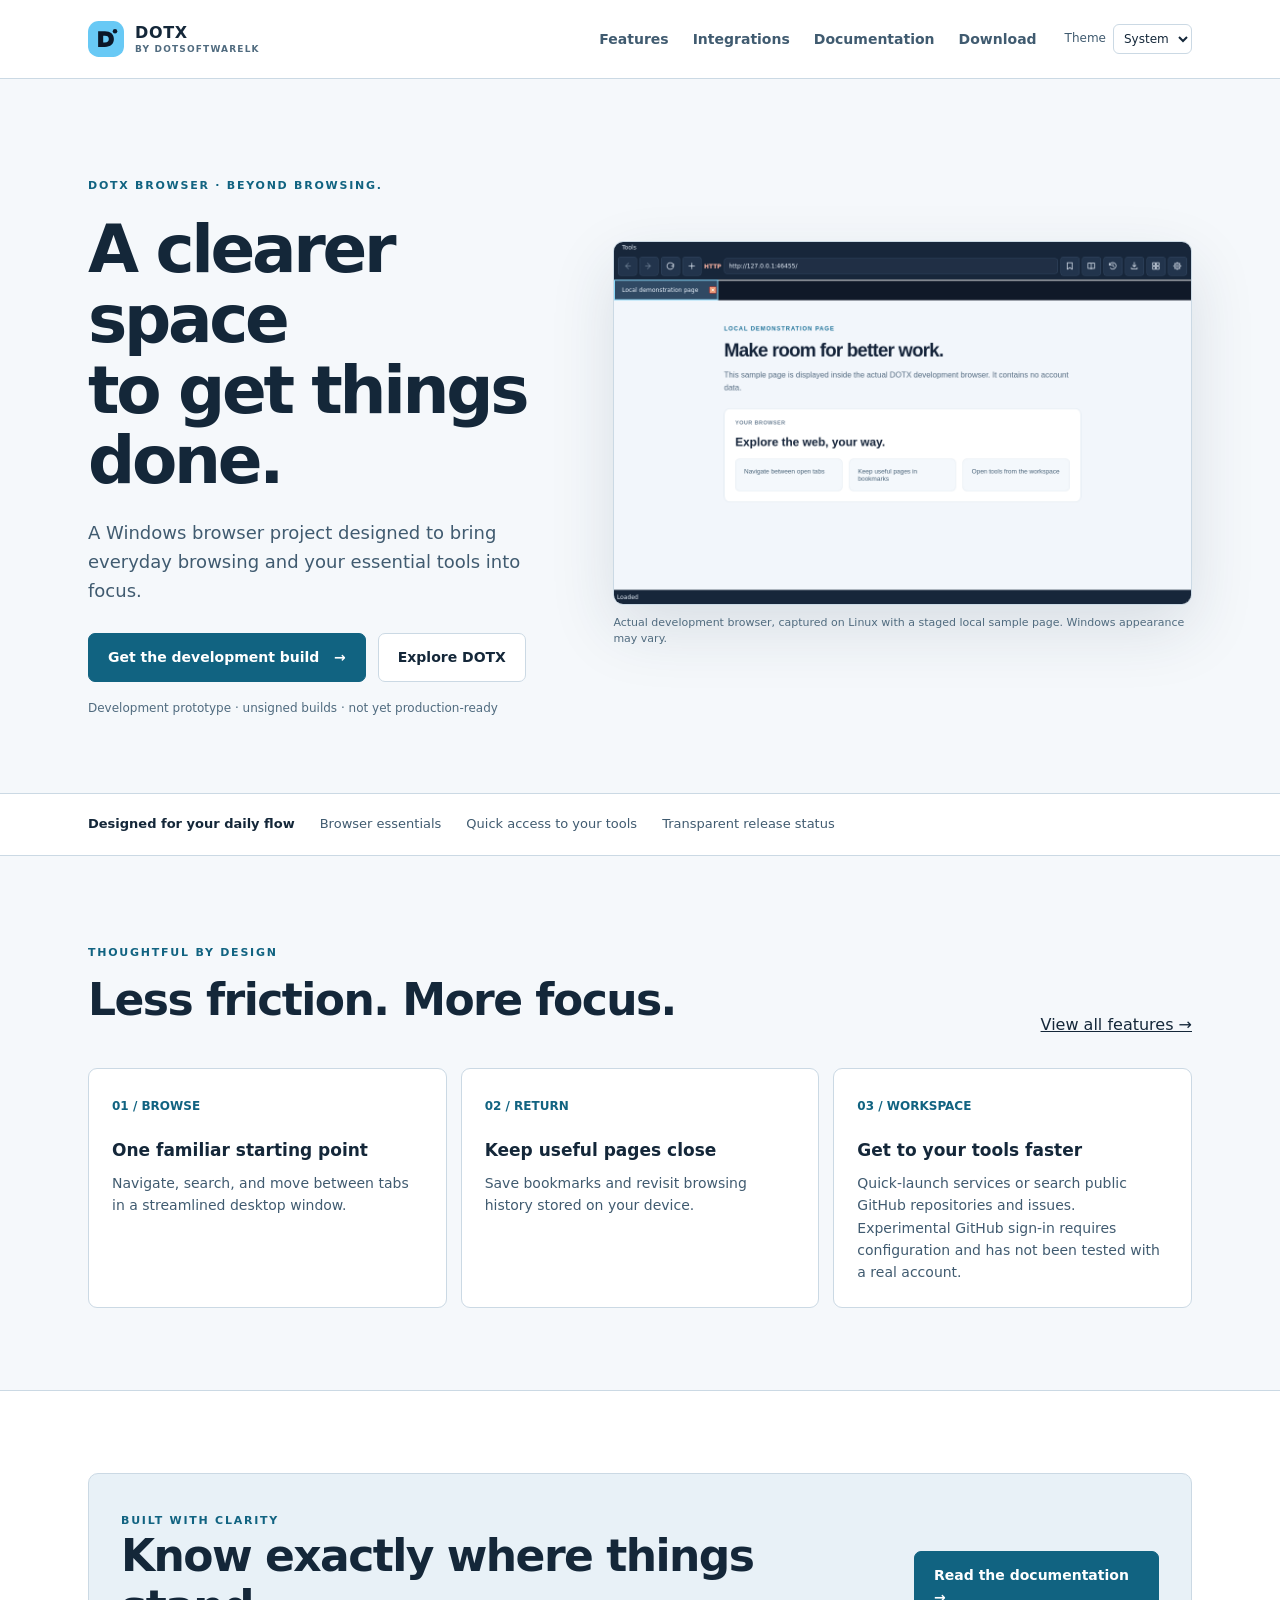
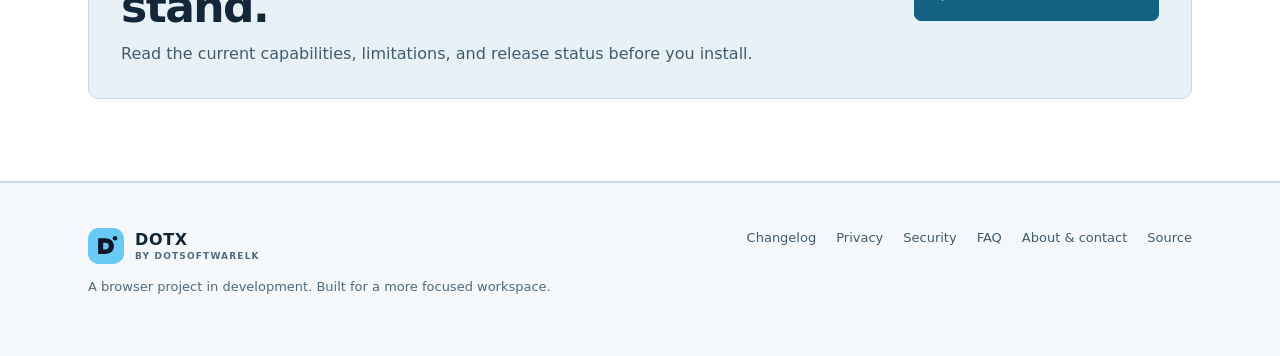
<file: site/index.html>
<!doctype html><html lang="en"><head><meta charset="utf-8"><meta name="viewport" content="width=device-width,initial-scale=1"><meta name="description" content="DOTX Browser by dotsoftwarelk: a Windows browser project in development."><meta property="og:type" content="website"><meta property="og:title" content="Home | DOTX Browser"><meta property="og:description" content="DOTX Browser by dotsoftwarelk: a Windows browser project in development."><meta name="theme-color" content="#09111e"><title>Home | DOTX Browser</title><link rel="icon" href="assets/mark.svg" type="image/svg+xml"><link rel="stylesheet" href="assets/style.css"><script defer src="assets/theme.js"></script></head><body><a class="skip" href="#main">Skip to content</a><header class="site-header"><div class="wrap topbar"><a href="index.html" class="brand"><img src="assets/mark.svg" alt=""><span>DOTX<small>BY DOTSOFTWARELK</small></span></a><nav class="nav" aria-label="Main navigation"><a href="features.html">Features</a><a href="integrations.html">Integrations</a><a href="docs.html">Documentation</a><a href="download.html">Download</a></nav><div class="theme-picker" hidden><label for="theme-picker">Theme</label><select id="theme-picker" aria-label="Color theme"><option value="system">System</option><option value="light">Light</option><option value="dark">Dark</option></select></div><details class="mobile-nav"><summary>Menu</summary><div><a href="features.html">Features</a><a href="integrations.html">Integrations</a><a href="docs.html">Documentation</a><a href="download.html">Download</a><a href="changelog.html">Changelog</a><a href="privacy.html">Privacy</a><a href="security.html">Security</a><a href="faq.html">FAQ</a><a href="about.html">About &amp; contact</a><a href="https://github.com/dotsoftwarelk/dotx-browser">Source</a></div></details></div></header><main id="main"><div class="wrap"><section class="hero"><div><span class="eyebrow">DOTX Browser · BEYOND BROWSING.</span><h1>A clearer space<br>to get things done.</h1><p>A Windows browser project designed to bring everyday browsing and your essential tools into focus.</p><div class="actions"><a class="button primary" href="download.html">Get the development build &nbsp; →</a><a class="button" href="features.html">Explore DOTX</a></div><div class="fine">Development prototype · unsigned builds · not yet production-ready</div></div><figure class="product-visual"><img src="assets/browser-screenshot.png" width="1180" height="740" alt="Actual DOTX development browser window displaying a local sample page"><figcaption>Actual development browser, captured on Linux with a staged local sample page. Windows appearance may vary.</figcaption></figure></section></div><div class="band"><div class="wrap"><strong>Designed for your daily flow</strong><span>Browser essentials</span><span>Quick access to your tools</span><span>Transparent release status</span></div></div><section class="section"><div class="wrap"><div class="section-head"><div><span class="eyebrow">Thoughtful by design</span><h2>Less friction. More focus.</h2></div><a href="features.html">View all features →</a></div><div class="grid"><article class="card"><span class="num">01 / BROWSE</span><h3>One familiar starting point</h3><p>Navigate, search, and move between tabs in a streamlined desktop window.</p></article><article class="card"><span class="num">02 / RETURN</span><h3>Keep useful pages close</h3><p>Save bookmarks and revisit browsing history stored on your device.</p></article><article class="card"><span class="num">03 / WORKSPACE</span><h3>Get to your tools faster</h3><p>Quick-launch services or search public GitHub repositories and issues. Experimental GitHub sign-in requires configuration and has not been tested with a real account.</p></article></div></div></section><section class="section alt"><div class="wrap"><div class="callout"><div><span class="eyebrow">Built with clarity</span><h2>Know exactly where things stand.</h2><p>Read the current capabilities, limitations, and release status before you install.</p></div><a class="button primary" href="docs.html">Read the documentation →</a></div></div></section></main><footer class="footer"><div class="wrap footer-inner"><div><a href="index.html" class="brand"><img src="assets/mark.svg" alt=""><span>DOTX<small>BY DOTSOFTWARELK</small></span></a><p>A browser project in development. Built for a more focused workspace.</p></div><nav class="footer-links" aria-label="Footer navigation"><a href="changelog.html">Changelog</a><a href="privacy.html">Privacy</a><a href="security.html">Security</a><a href="faq.html">FAQ</a><a href="about.html">About &amp; contact</a><a href="https://github.com/dotsoftwarelk/dotx-browser">Source</a></nav></div></footer></body></html>
</file>
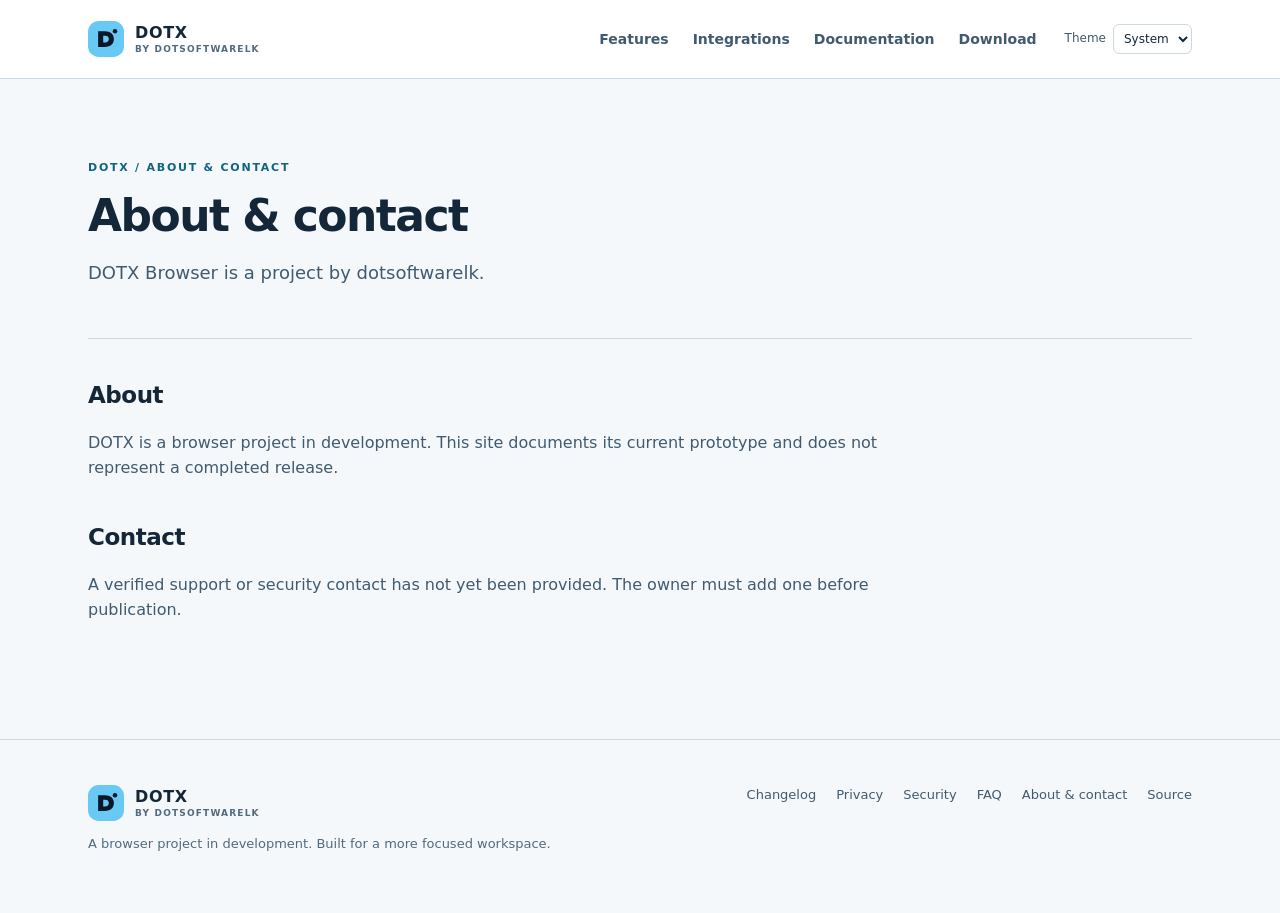
<file: site/about.html>
<!doctype html><html lang="en"><head><meta charset="utf-8"><meta name="viewport" content="width=device-width,initial-scale=1"><meta name="description" content="DOTX Browser is a project by dotsoftwarelk."><meta property="og:type" content="website"><meta property="og:title" content="About &amp; contact | DOTX Browser"><meta property="og:description" content="DOTX Browser is a project by dotsoftwarelk."><meta name="theme-color" content="#09111e"><title>About &amp; contact | DOTX Browser</title><link rel="icon" href="assets/mark.svg" type="image/svg+xml"><link rel="stylesheet" href="assets/style.css"><script defer src="assets/theme.js"></script></head><body><a class="skip" href="#main">Skip to content</a><header class="site-header"><div class="wrap topbar"><a href="index.html" class="brand"><img src="assets/mark.svg" alt=""><span>DOTX<small>BY DOTSOFTWARELK</small></span></a><nav class="nav" aria-label="Main navigation"><a href="features.html">Features</a><a href="integrations.html">Integrations</a><a href="docs.html">Documentation</a><a href="download.html">Download</a></nav><div class="theme-picker" hidden><label for="theme-picker">Theme</label><select id="theme-picker" aria-label="Color theme"><option value="system">System</option><option value="light">Light</option><option value="dark">Dark</option></select></div><details class="mobile-nav"><summary>Menu</summary><div><a href="features.html">Features</a><a href="integrations.html">Integrations</a><a href="docs.html">Documentation</a><a href="download.html">Download</a><a href="changelog.html">Changelog</a><a href="privacy.html">Privacy</a><a href="security.html">Security</a><a href="faq.html">FAQ</a><a href="about.html">About &amp; contact</a><a href="https://github.com/dotsoftwarelk/dotx-browser">Source</a></div></details></div></header><main id="main"><div class="wrap page"><div class="page-header"><span class="eyebrow">DOTX / About &amp; contact</span><h1>About &amp; contact</h1><p class="lead">DOTX Browser is a project by dotsoftwarelk.</p></div><div class="content"><h2>About</h2><p>DOTX is a browser project in development. This site documents its current prototype and does not represent a completed release.</p><h2>Contact</h2><p>A verified support or security contact has not yet been provided. The owner must add one before publication.</p></div></div></main><footer class="footer"><div class="wrap footer-inner"><div><a href="index.html" class="brand"><img src="assets/mark.svg" alt=""><span>DOTX<small>BY DOTSOFTWARELK</small></span></a><p>A browser project in development. Built for a more focused workspace.</p></div><nav class="footer-links" aria-label="Footer navigation"><a href="changelog.html">Changelog</a><a href="privacy.html">Privacy</a><a href="security.html">Security</a><a href="faq.html">FAQ</a><a href="about.html">About &amp; contact</a><a href="https://github.com/dotsoftwarelk/dotx-browser">Source</a></nav></div></footer></body></html>
</file>
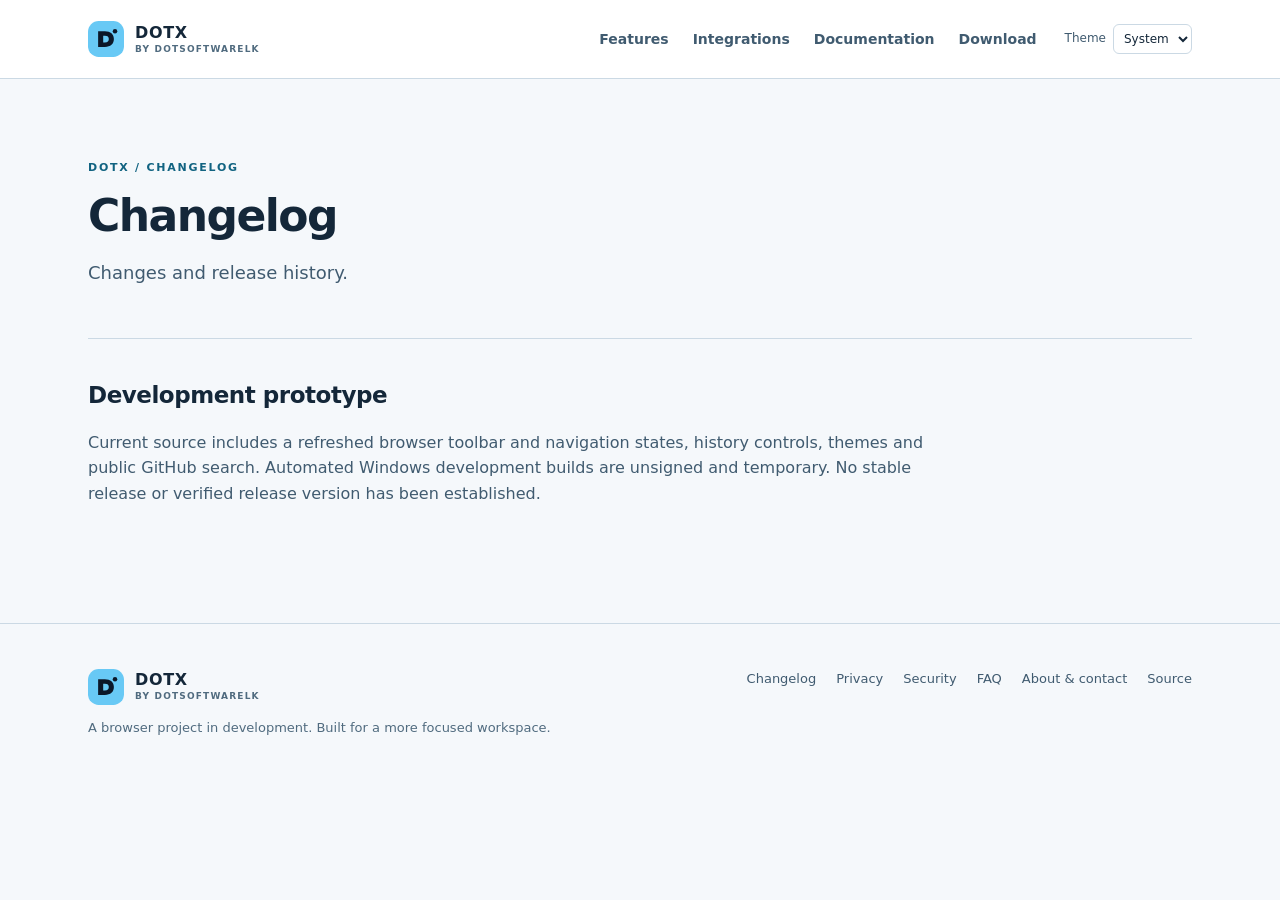
<file: site/changelog.html>
<!doctype html><html lang="en"><head><meta charset="utf-8"><meta name="viewport" content="width=device-width,initial-scale=1"><meta name="description" content="Changes and release history."><meta property="og:type" content="website"><meta property="og:title" content="Changelog | DOTX Browser"><meta property="og:description" content="Changes and release history."><meta name="theme-color" content="#09111e"><title>Changelog | DOTX Browser</title><link rel="icon" href="assets/mark.svg" type="image/svg+xml"><link rel="stylesheet" href="assets/style.css"><script defer src="assets/theme.js"></script></head><body><a class="skip" href="#main">Skip to content</a><header class="site-header"><div class="wrap topbar"><a href="index.html" class="brand"><img src="assets/mark.svg" alt=""><span>DOTX<small>BY DOTSOFTWARELK</small></span></a><nav class="nav" aria-label="Main navigation"><a href="features.html">Features</a><a href="integrations.html">Integrations</a><a href="docs.html">Documentation</a><a href="download.html">Download</a></nav><div class="theme-picker" hidden><label for="theme-picker">Theme</label><select id="theme-picker" aria-label="Color theme"><option value="system">System</option><option value="light">Light</option><option value="dark">Dark</option></select></div><details class="mobile-nav"><summary>Menu</summary><div><a href="features.html">Features</a><a href="integrations.html">Integrations</a><a href="docs.html">Documentation</a><a href="download.html">Download</a><a href="changelog.html">Changelog</a><a href="privacy.html">Privacy</a><a href="security.html">Security</a><a href="faq.html">FAQ</a><a href="about.html">About &amp; contact</a><a href="https://github.com/dotsoftwarelk/dotx-browser">Source</a></div></details></div></header><main id="main"><div class="wrap page"><div class="page-header"><span class="eyebrow">DOTX / Changelog</span><h1>Changelog</h1><p class="lead">Changes and release history.</p></div><div class="content"><h2>Development prototype</h2><p>Current source includes a refreshed browser toolbar and navigation states, history controls, themes and public GitHub search. Automated Windows development builds are unsigned and temporary. No stable release or verified release version has been established.</p></div></div></main><footer class="footer"><div class="wrap footer-inner"><div><a href="index.html" class="brand"><img src="assets/mark.svg" alt=""><span>DOTX<small>BY DOTSOFTWARELK</small></span></a><p>A browser project in development. Built for a more focused workspace.</p></div><nav class="footer-links" aria-label="Footer navigation"><a href="changelog.html">Changelog</a><a href="privacy.html">Privacy</a><a href="security.html">Security</a><a href="faq.html">FAQ</a><a href="about.html">About &amp; contact</a><a href="https://github.com/dotsoftwarelk/dotx-browser">Source</a></nav></div></footer></body></html>
</file>
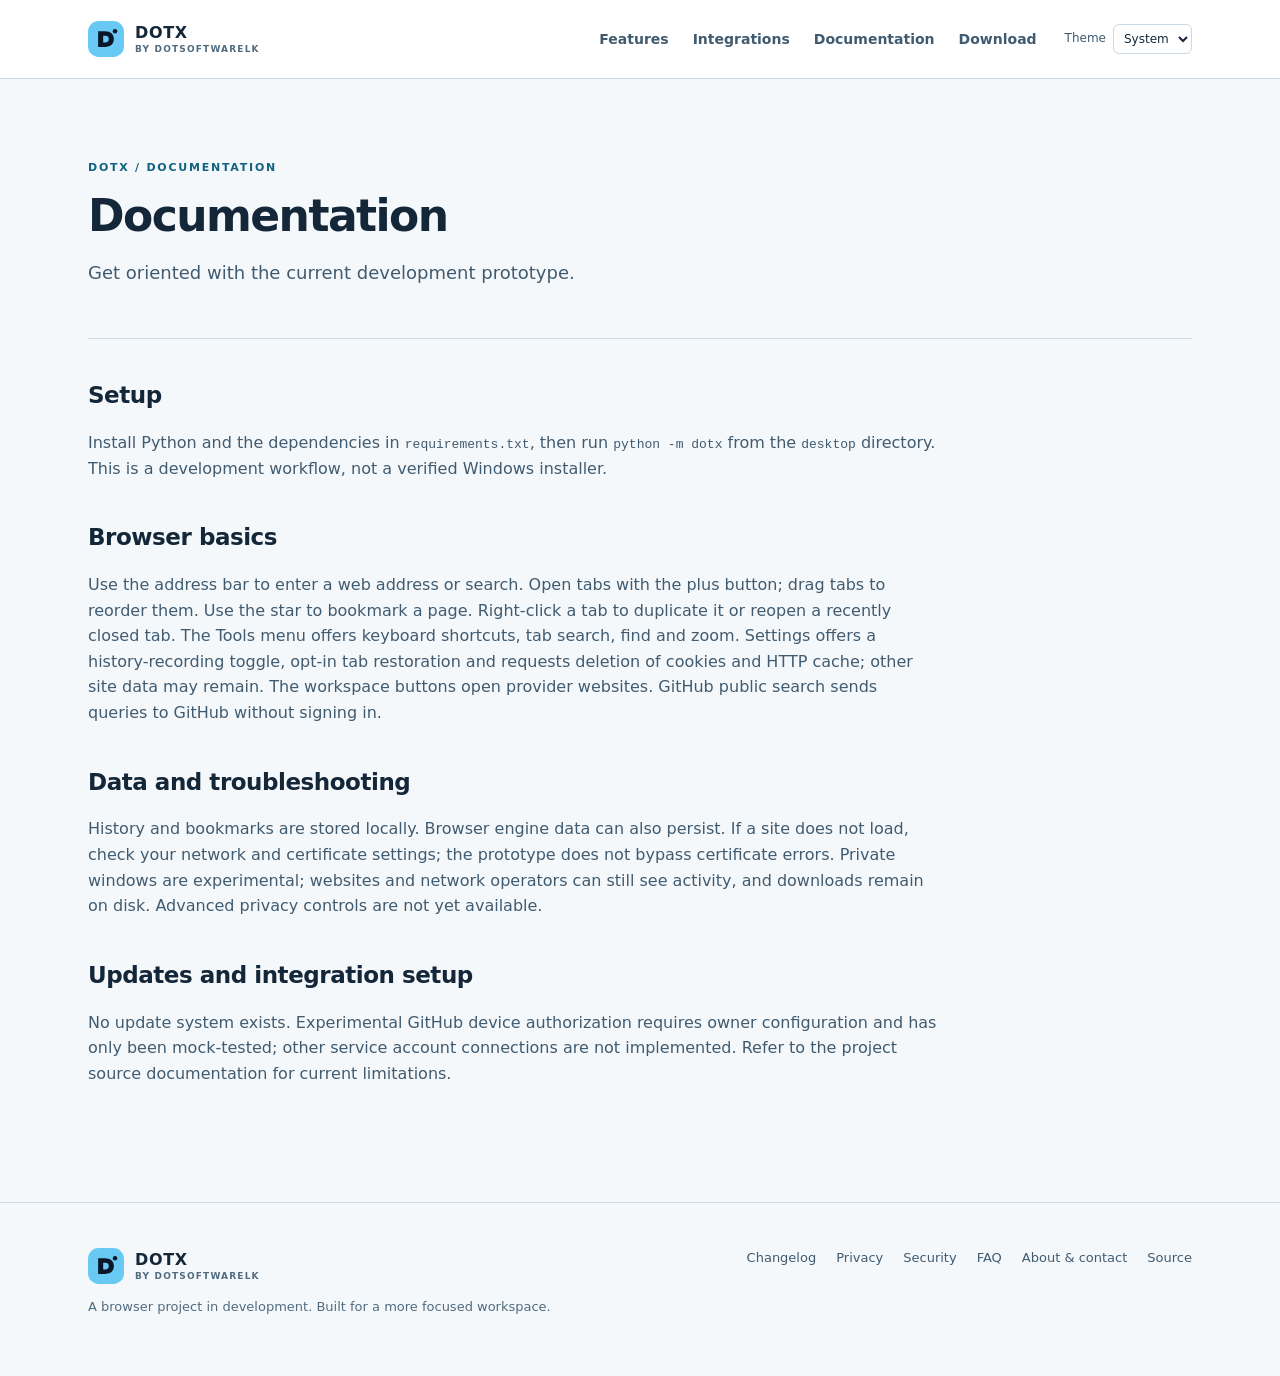
<file: site/docs.html>
<!doctype html><html lang="en"><head><meta charset="utf-8"><meta name="viewport" content="width=device-width,initial-scale=1"><meta name="description" content="Get oriented with the current development prototype."><meta property="og:type" content="website"><meta property="og:title" content="Documentation | DOTX Browser"><meta property="og:description" content="Get oriented with the current development prototype."><meta name="theme-color" content="#09111e"><title>Documentation | DOTX Browser</title><link rel="icon" href="assets/mark.svg" type="image/svg+xml"><link rel="stylesheet" href="assets/style.css"><script defer src="assets/theme.js"></script></head><body><a class="skip" href="#main">Skip to content</a><header class="site-header"><div class="wrap topbar"><a href="index.html" class="brand"><img src="assets/mark.svg" alt=""><span>DOTX<small>BY DOTSOFTWARELK</small></span></a><nav class="nav" aria-label="Main navigation"><a href="features.html">Features</a><a href="integrations.html">Integrations</a><a href="docs.html">Documentation</a><a href="download.html">Download</a></nav><div class="theme-picker" hidden><label for="theme-picker">Theme</label><select id="theme-picker" aria-label="Color theme"><option value="system">System</option><option value="light">Light</option><option value="dark">Dark</option></select></div><details class="mobile-nav"><summary>Menu</summary><div><a href="features.html">Features</a><a href="integrations.html">Integrations</a><a href="docs.html">Documentation</a><a href="download.html">Download</a><a href="changelog.html">Changelog</a><a href="privacy.html">Privacy</a><a href="security.html">Security</a><a href="faq.html">FAQ</a><a href="about.html">About &amp; contact</a><a href="https://github.com/dotsoftwarelk/dotx-browser">Source</a></div></details></div></header><main id="main"><div class="wrap page"><div class="page-header"><span class="eyebrow">DOTX / Documentation</span><h1>Documentation</h1><p class="lead">Get oriented with the current development prototype.</p></div><div class="content"><h2>Setup</h2><p>Install Python and the dependencies in <code>requirements.txt</code>, then run <code>python -m dotx</code> from the <code>desktop</code> directory. This is a development workflow, not a verified Windows installer.</p><h2>Browser basics</h2><p>Use the address bar to enter a web address or search. Open tabs with the plus button; drag tabs to reorder them. Use the star to bookmark a page. Right-click a tab to duplicate it or reopen a recently closed tab. The Tools menu offers keyboard shortcuts, tab search, find and zoom. Settings offers a history-recording toggle, opt-in tab restoration and requests deletion of cookies and HTTP cache; other site data may remain. The workspace buttons open provider websites. GitHub public search sends queries to GitHub without signing in.</p><h2>Data and troubleshooting</h2><p>History and bookmarks are stored locally. Browser engine data can also persist. If a site does not load, check your network and certificate settings; the prototype does not bypass certificate errors. Private windows are experimental; websites and network operators can still see activity, and downloads remain on disk. Advanced privacy controls are not yet available.</p><h2>Updates and integration setup</h2><p>No update system exists. Experimental GitHub device authorization requires owner configuration and has only been mock-tested; other service account connections are not implemented. Refer to the project source documentation for current limitations.</p></div></div></main><footer class="footer"><div class="wrap footer-inner"><div><a href="index.html" class="brand"><img src="assets/mark.svg" alt=""><span>DOTX<small>BY DOTSOFTWARELK</small></span></a><p>A browser project in development. Built for a more focused workspace.</p></div><nav class="footer-links" aria-label="Footer navigation"><a href="changelog.html">Changelog</a><a href="privacy.html">Privacy</a><a href="security.html">Security</a><a href="faq.html">FAQ</a><a href="about.html">About &amp; contact</a><a href="https://github.com/dotsoftwarelk/dotx-browser">Source</a></nav></div></footer></body></html>
</file>
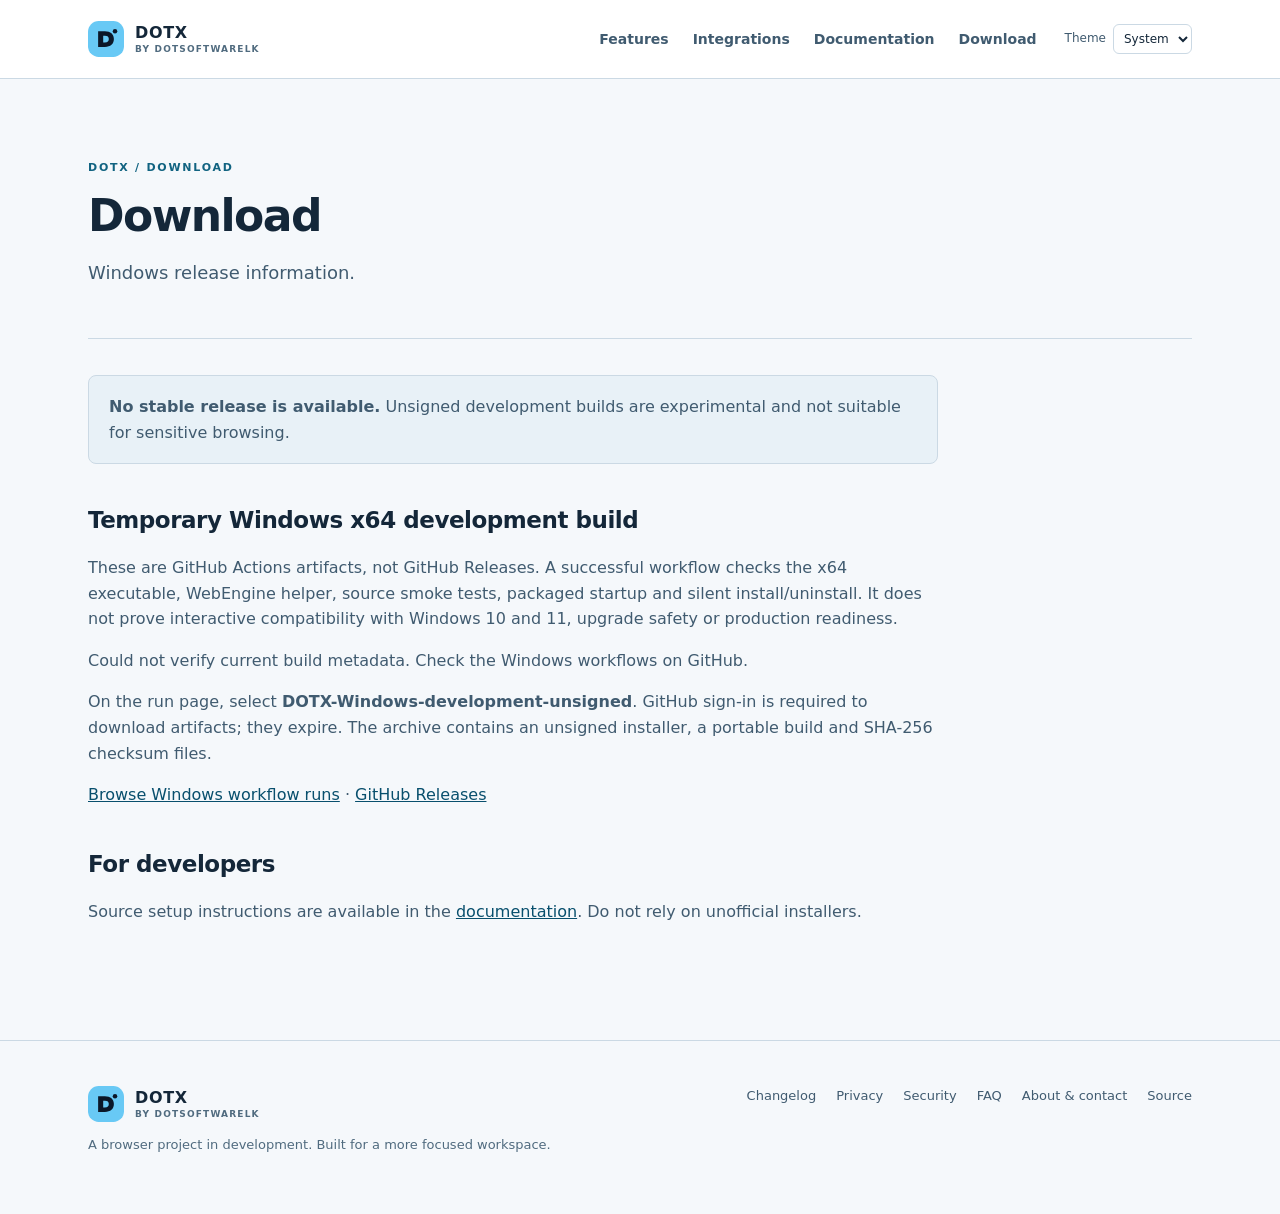
<file: site/download.html>
<!doctype html><html lang="en"><head><meta charset="utf-8"><meta name="viewport" content="width=device-width,initial-scale=1"><meta name="description" content="Windows release information."><meta property="og:type" content="website"><meta property="og:title" content="Download | DOTX Browser"><meta property="og:description" content="Windows release information."><meta name="theme-color" content="#09111e"><title>Download | DOTX Browser</title><link rel="icon" href="assets/mark.svg" type="image/svg+xml"><link rel="stylesheet" href="assets/style.css"><script defer src="assets/theme.js"></script></head><body><a class="skip" href="#main">Skip to content</a><header class="site-header"><div class="wrap topbar"><a href="index.html" class="brand"><img src="assets/mark.svg" alt=""><span>DOTX<small>BY DOTSOFTWARELK</small></span></a><nav class="nav" aria-label="Main navigation"><a href="features.html">Features</a><a href="integrations.html">Integrations</a><a href="docs.html">Documentation</a><a href="download.html">Download</a></nav><div class="theme-picker" hidden><label for="theme-picker">Theme</label><select id="theme-picker" aria-label="Color theme"><option value="system">System</option><option value="light">Light</option><option value="dark">Dark</option></select></div><details class="mobile-nav"><summary>Menu</summary><div><a href="features.html">Features</a><a href="integrations.html">Integrations</a><a href="docs.html">Documentation</a><a href="download.html">Download</a><a href="changelog.html">Changelog</a><a href="privacy.html">Privacy</a><a href="security.html">Security</a><a href="faq.html">FAQ</a><a href="about.html">About &amp; contact</a><a href="https://github.com/dotsoftwarelk/dotx-browser">Source</a></div></details></div></header><main id="main"><div class="wrap page"><div class="page-header"><span class="eyebrow">DOTX / Download</span><h1>Download</h1><p class="lead">Windows release information.</p></div><div class="content"><div class="notice"><p><strong>No stable release is available.</strong> Unsigned development builds are experimental and not suitable for sensitive browsing.</p></div><h2>Temporary Windows x64 development build</h2><p>These are GitHub Actions artifacts, not GitHub Releases. A successful workflow checks the x64 executable, WebEngine helper, source smoke tests, packaged startup and silent install/uninstall. It does not prove interactive compatibility with Windows 10 and 11, upgrade safety or production readiness.</p><p id="build-status" role="status">Build availability requires JavaScript or the GitHub workflow link below.</p><p><a id="build-link" class="button primary" href="https://github.com/dotsoftwarelk/dotx-browser/actions/workflows/windows-development.yml" hidden>Open verified Windows build →</a></p><noscript><p>Enable JavaScript to check current artifact availability, or inspect the Windows workflow on GitHub.</p></noscript><p>On the run page, select <strong>DOTX-Windows-development-unsigned</strong>. GitHub sign-in is required to download artifacts; they expire. The archive contains an unsigned installer, a portable build and SHA-256 checksum files.</p><p><a href="https://github.com/dotsoftwarelk/dotx-browser/actions/workflows/windows-development.yml">Browse Windows workflow runs</a> · <a href="https://github.com/dotsoftwarelk/dotx-browser/releases">GitHub Releases</a></p><h2>For developers</h2><p>Source setup instructions are available in the <a href="docs.html">documentation</a>. Do not rely on unofficial installers.</p><script defer src="assets/download.js"></script></div></div></main><footer class="footer"><div class="wrap footer-inner"><div><a href="index.html" class="brand"><img src="assets/mark.svg" alt=""><span>DOTX<small>BY DOTSOFTWARELK</small></span></a><p>A browser project in development. Built for a more focused workspace.</p></div><nav class="footer-links" aria-label="Footer navigation"><a href="changelog.html">Changelog</a><a href="privacy.html">Privacy</a><a href="security.html">Security</a><a href="faq.html">FAQ</a><a href="about.html">About &amp; contact</a><a href="https://github.com/dotsoftwarelk/dotx-browser">Source</a></nav></div></footer></body></html>
</file>
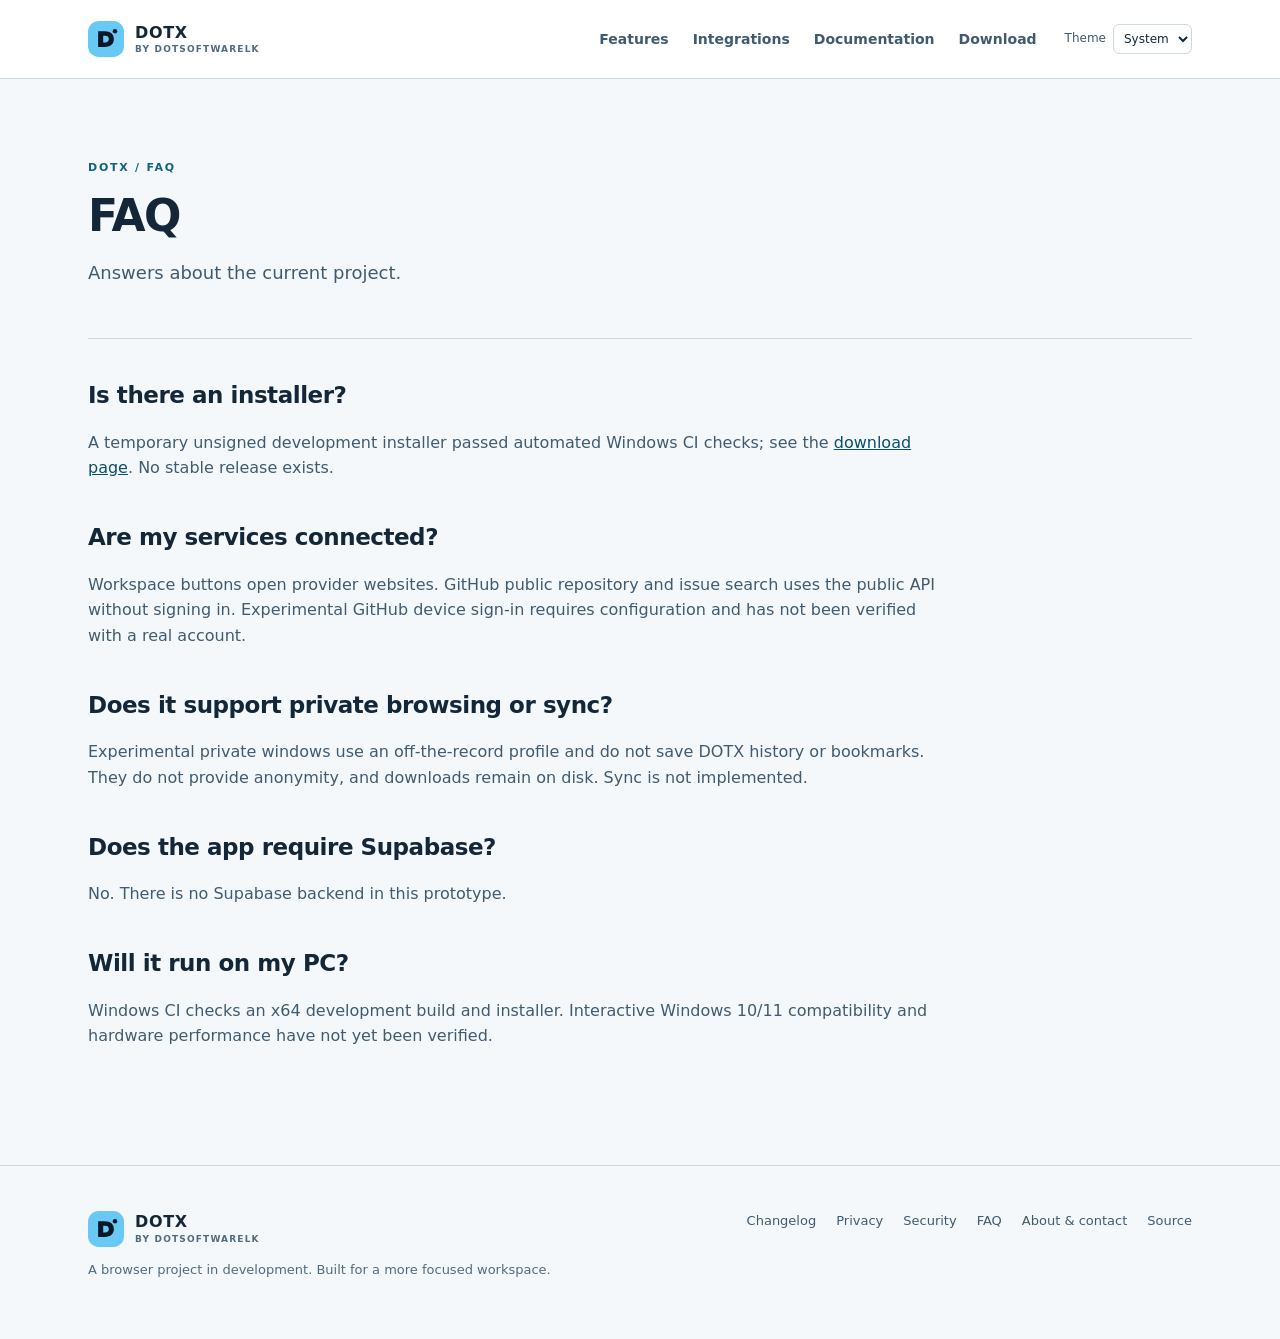
<file: site/faq.html>
<!doctype html><html lang="en"><head><meta charset="utf-8"><meta name="viewport" content="width=device-width,initial-scale=1"><meta name="description" content="Answers about the current project."><meta property="og:type" content="website"><meta property="og:title" content="FAQ | DOTX Browser"><meta property="og:description" content="Answers about the current project."><meta name="theme-color" content="#09111e"><title>FAQ | DOTX Browser</title><link rel="icon" href="assets/mark.svg" type="image/svg+xml"><link rel="stylesheet" href="assets/style.css"><script defer src="assets/theme.js"></script></head><body><a class="skip" href="#main">Skip to content</a><header class="site-header"><div class="wrap topbar"><a href="index.html" class="brand"><img src="assets/mark.svg" alt=""><span>DOTX<small>BY DOTSOFTWARELK</small></span></a><nav class="nav" aria-label="Main navigation"><a href="features.html">Features</a><a href="integrations.html">Integrations</a><a href="docs.html">Documentation</a><a href="download.html">Download</a></nav><div class="theme-picker" hidden><label for="theme-picker">Theme</label><select id="theme-picker" aria-label="Color theme"><option value="system">System</option><option value="light">Light</option><option value="dark">Dark</option></select></div><details class="mobile-nav"><summary>Menu</summary><div><a href="features.html">Features</a><a href="integrations.html">Integrations</a><a href="docs.html">Documentation</a><a href="download.html">Download</a><a href="changelog.html">Changelog</a><a href="privacy.html">Privacy</a><a href="security.html">Security</a><a href="faq.html">FAQ</a><a href="about.html">About &amp; contact</a><a href="https://github.com/dotsoftwarelk/dotx-browser">Source</a></div></details></div></header><main id="main"><div class="wrap page"><div class="page-header"><span class="eyebrow">DOTX / FAQ</span><h1>FAQ</h1><p class="lead">Answers about the current project.</p></div><div class="content"><h2>Is there an installer?</h2><p>A temporary unsigned development installer passed automated Windows CI checks; see the <a href="download.html">download page</a>. No stable release exists.</p><h2>Are my services connected?</h2><p>Workspace buttons open provider websites. GitHub public repository and issue search uses the public API without signing in. Experimental GitHub device sign-in requires configuration and has not been verified with a real account.</p><h2>Does it support private browsing or sync?</h2><p>Experimental private windows use an off-the-record profile and do not save DOTX history or bookmarks. They do not provide anonymity, and downloads remain on disk. Sync is not implemented.</p><h2>Does the app require Supabase?</h2><p>No. There is no Supabase backend in this prototype.</p><h2>Will it run on my PC?</h2><p>Windows CI checks an x64 development build and installer. Interactive Windows 10/11 compatibility and hardware performance have not yet been verified.</p></div></div></main><footer class="footer"><div class="wrap footer-inner"><div><a href="index.html" class="brand"><img src="assets/mark.svg" alt=""><span>DOTX<small>BY DOTSOFTWARELK</small></span></a><p>A browser project in development. Built for a more focused workspace.</p></div><nav class="footer-links" aria-label="Footer navigation"><a href="changelog.html">Changelog</a><a href="privacy.html">Privacy</a><a href="security.html">Security</a><a href="faq.html">FAQ</a><a href="about.html">About &amp; contact</a><a href="https://github.com/dotsoftwarelk/dotx-browser">Source</a></nav></div></footer></body></html>
</file>
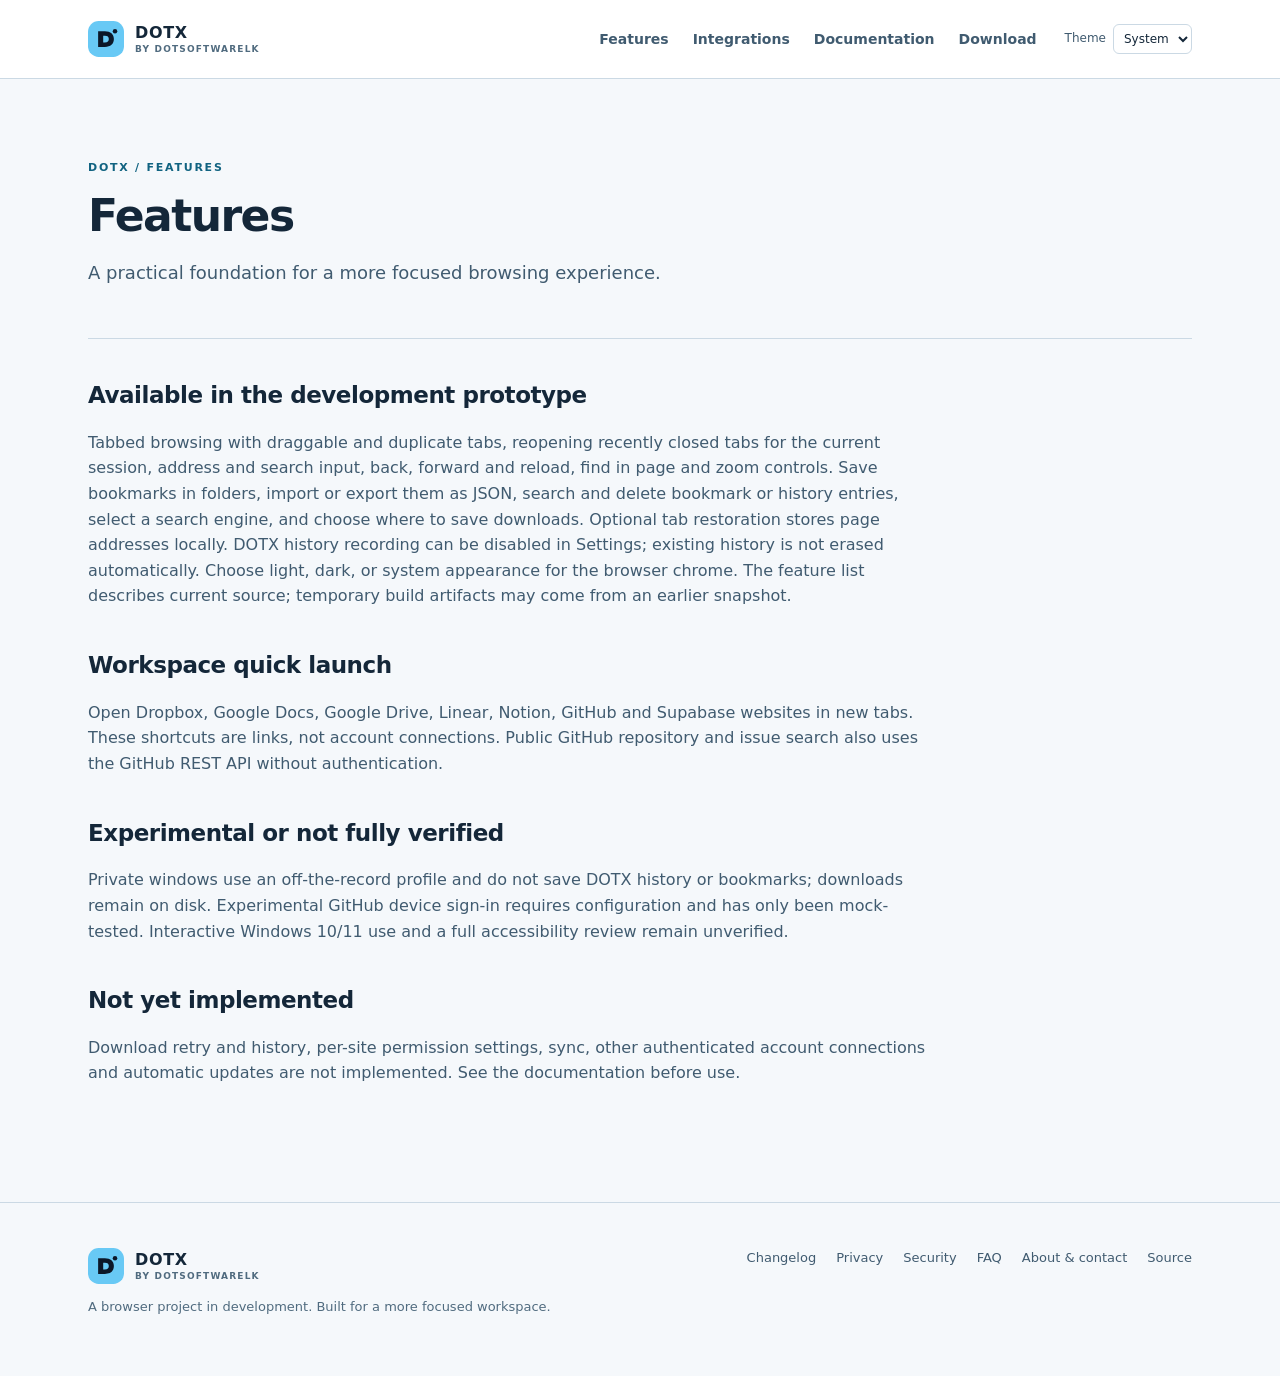
<file: site/features.html>
<!doctype html><html lang="en"><head><meta charset="utf-8"><meta name="viewport" content="width=device-width,initial-scale=1"><meta name="description" content="A practical foundation for a more focused browsing experience."><meta property="og:type" content="website"><meta property="og:title" content="Features | DOTX Browser"><meta property="og:description" content="A practical foundation for a more focused browsing experience."><meta name="theme-color" content="#09111e"><title>Features | DOTX Browser</title><link rel="icon" href="assets/mark.svg" type="image/svg+xml"><link rel="stylesheet" href="assets/style.css"><script defer src="assets/theme.js"></script></head><body><a class="skip" href="#main">Skip to content</a><header class="site-header"><div class="wrap topbar"><a href="index.html" class="brand"><img src="assets/mark.svg" alt=""><span>DOTX<small>BY DOTSOFTWARELK</small></span></a><nav class="nav" aria-label="Main navigation"><a href="features.html">Features</a><a href="integrations.html">Integrations</a><a href="docs.html">Documentation</a><a href="download.html">Download</a></nav><div class="theme-picker" hidden><label for="theme-picker">Theme</label><select id="theme-picker" aria-label="Color theme"><option value="system">System</option><option value="light">Light</option><option value="dark">Dark</option></select></div><details class="mobile-nav"><summary>Menu</summary><div><a href="features.html">Features</a><a href="integrations.html">Integrations</a><a href="docs.html">Documentation</a><a href="download.html">Download</a><a href="changelog.html">Changelog</a><a href="privacy.html">Privacy</a><a href="security.html">Security</a><a href="faq.html">FAQ</a><a href="about.html">About &amp; contact</a><a href="https://github.com/dotsoftwarelk/dotx-browser">Source</a></div></details></div></header><main id="main"><div class="wrap page"><div class="page-header"><span class="eyebrow">DOTX / Features</span><h1>Features</h1><p class="lead">A practical foundation for a more focused browsing experience.</p></div><div class="content"><h2>Available in the development prototype</h2><p>Tabbed browsing with draggable and duplicate tabs, reopening recently closed tabs for the current session, address and search input, back, forward and reload, find in page and zoom controls. Save bookmarks in folders, import or export them as JSON, search and delete bookmark or history entries, select a search engine, and choose where to save downloads. Optional tab restoration stores page addresses locally. DOTX history recording can be disabled in Settings; existing history is not erased automatically. Choose light, dark, or system appearance for the browser chrome. The feature list describes current source; temporary build artifacts may come from an earlier snapshot.</p><h2>Workspace quick launch</h2><p>Open Dropbox, Google Docs, Google Drive, Linear, Notion, GitHub and Supabase websites in new tabs. These shortcuts are links, not account connections. Public GitHub repository and issue search also uses the GitHub REST API without authentication.</p><h2>Experimental or not fully verified</h2><p>Private windows use an off-the-record profile and do not save DOTX history or bookmarks; downloads remain on disk. Experimental GitHub device sign-in requires configuration and has only been mock-tested. Interactive Windows 10/11 use and a full accessibility review remain unverified.</p><h2>Not yet implemented</h2><p>Download retry and history, per-site permission settings, sync, other authenticated account connections and automatic updates are not implemented. See the documentation before use.</p></div></div></main><footer class="footer"><div class="wrap footer-inner"><div><a href="index.html" class="brand"><img src="assets/mark.svg" alt=""><span>DOTX<small>BY DOTSOFTWARELK</small></span></a><p>A browser project in development. Built for a more focused workspace.</p></div><nav class="footer-links" aria-label="Footer navigation"><a href="changelog.html">Changelog</a><a href="privacy.html">Privacy</a><a href="security.html">Security</a><a href="faq.html">FAQ</a><a href="about.html">About &amp; contact</a><a href="https://github.com/dotsoftwarelk/dotx-browser">Source</a></nav></div></footer></body></html>
</file>
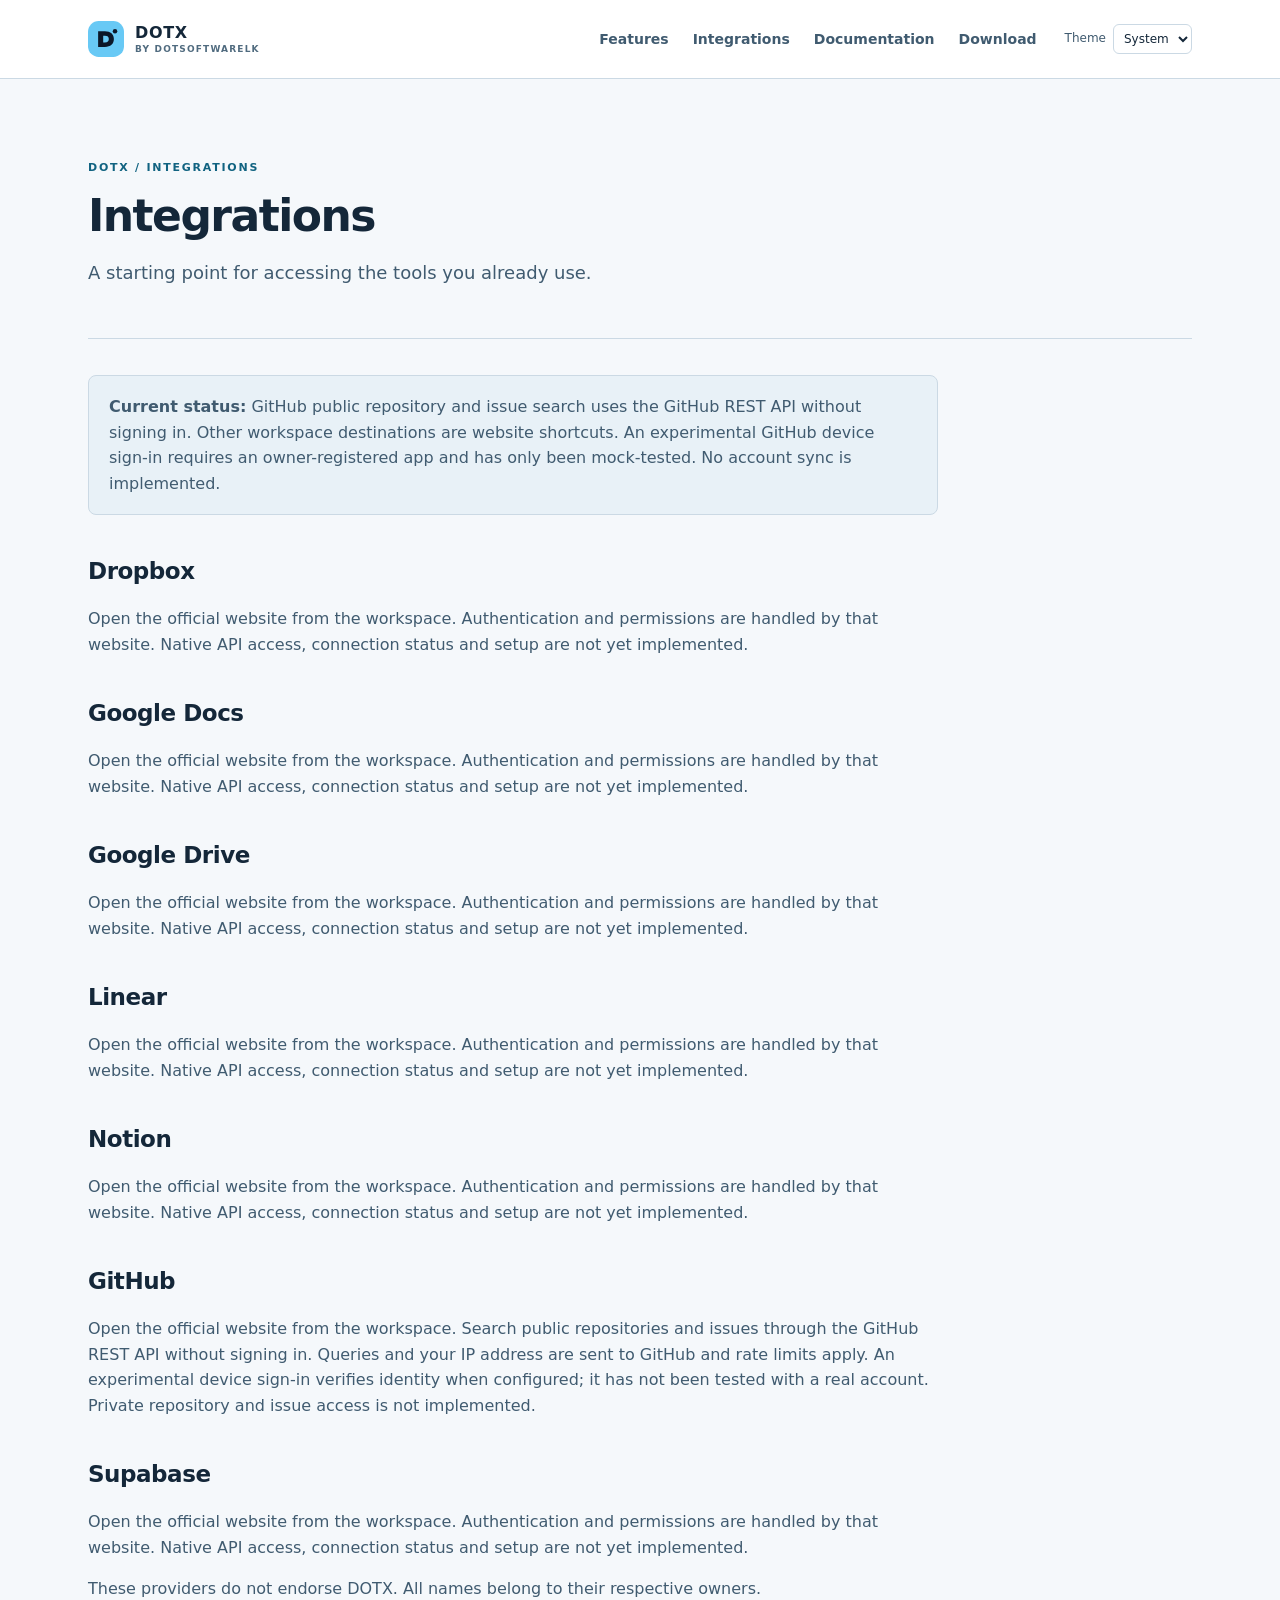
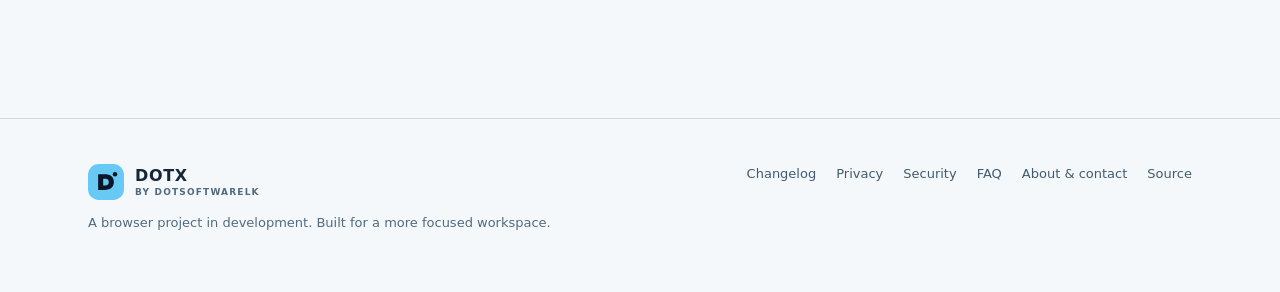
<file: site/integrations.html>
<!doctype html><html lang="en"><head><meta charset="utf-8"><meta name="viewport" content="width=device-width,initial-scale=1"><meta name="description" content="A starting point for accessing the tools you already use."><meta property="og:type" content="website"><meta property="og:title" content="Integrations | DOTX Browser"><meta property="og:description" content="A starting point for accessing the tools you already use."><meta name="theme-color" content="#09111e"><title>Integrations | DOTX Browser</title><link rel="icon" href="assets/mark.svg" type="image/svg+xml"><link rel="stylesheet" href="assets/style.css"><script defer src="assets/theme.js"></script></head><body><a class="skip" href="#main">Skip to content</a><header class="site-header"><div class="wrap topbar"><a href="index.html" class="brand"><img src="assets/mark.svg" alt=""><span>DOTX<small>BY DOTSOFTWARELK</small></span></a><nav class="nav" aria-label="Main navigation"><a href="features.html">Features</a><a href="integrations.html">Integrations</a><a href="docs.html">Documentation</a><a href="download.html">Download</a></nav><div class="theme-picker" hidden><label for="theme-picker">Theme</label><select id="theme-picker" aria-label="Color theme"><option value="system">System</option><option value="light">Light</option><option value="dark">Dark</option></select></div><details class="mobile-nav"><summary>Menu</summary><div><a href="features.html">Features</a><a href="integrations.html">Integrations</a><a href="docs.html">Documentation</a><a href="download.html">Download</a><a href="changelog.html">Changelog</a><a href="privacy.html">Privacy</a><a href="security.html">Security</a><a href="faq.html">FAQ</a><a href="about.html">About &amp; contact</a><a href="https://github.com/dotsoftwarelk/dotx-browser">Source</a></div></details></div></header><main id="main"><div class="wrap page"><div class="page-header"><span class="eyebrow">DOTX / Integrations</span><h1>Integrations</h1><p class="lead">A starting point for accessing the tools you already use.</p></div><div class="content"><div class="notice"><p><strong>Current status:</strong> GitHub public repository and issue search uses the GitHub REST API without signing in. Other workspace destinations are website shortcuts. An experimental GitHub device sign-in requires an owner-registered app and has only been mock-tested. No account sync is implemented.</p></div><h2>Dropbox</h2><p>Open the official website from the workspace. Authentication and permissions are handled by that website. Native API access, connection status and setup are not yet implemented.</p><h2>Google Docs</h2><p>Open the official website from the workspace. Authentication and permissions are handled by that website. Native API access, connection status and setup are not yet implemented.</p><h2>Google Drive</h2><p>Open the official website from the workspace. Authentication and permissions are handled by that website. Native API access, connection status and setup are not yet implemented.</p><h2>Linear</h2><p>Open the official website from the workspace. Authentication and permissions are handled by that website. Native API access, connection status and setup are not yet implemented.</p><h2>Notion</h2><p>Open the official website from the workspace. Authentication and permissions are handled by that website. Native API access, connection status and setup are not yet implemented.</p><h2>GitHub</h2><p>Open the official website from the workspace. Search public repositories and issues through the GitHub REST API without signing in. Queries and your IP address are sent to GitHub and rate limits apply. An experimental device sign-in verifies identity when configured; it has not been tested with a real account. Private repository and issue access is not implemented.</p><h2>Supabase</h2><p>Open the official website from the workspace. Authentication and permissions are handled by that website. Native API access, connection status and setup are not yet implemented.</p><p>These providers do not endorse DOTX. All names belong to their respective owners.</p></div></div></main><footer class="footer"><div class="wrap footer-inner"><div><a href="index.html" class="brand"><img src="assets/mark.svg" alt=""><span>DOTX<small>BY DOTSOFTWARELK</small></span></a><p>A browser project in development. Built for a more focused workspace.</p></div><nav class="footer-links" aria-label="Footer navigation"><a href="changelog.html">Changelog</a><a href="privacy.html">Privacy</a><a href="security.html">Security</a><a href="faq.html">FAQ</a><a href="about.html">About &amp; contact</a><a href="https://github.com/dotsoftwarelk/dotx-browser">Source</a></nav></div></footer></body></html>
</file>
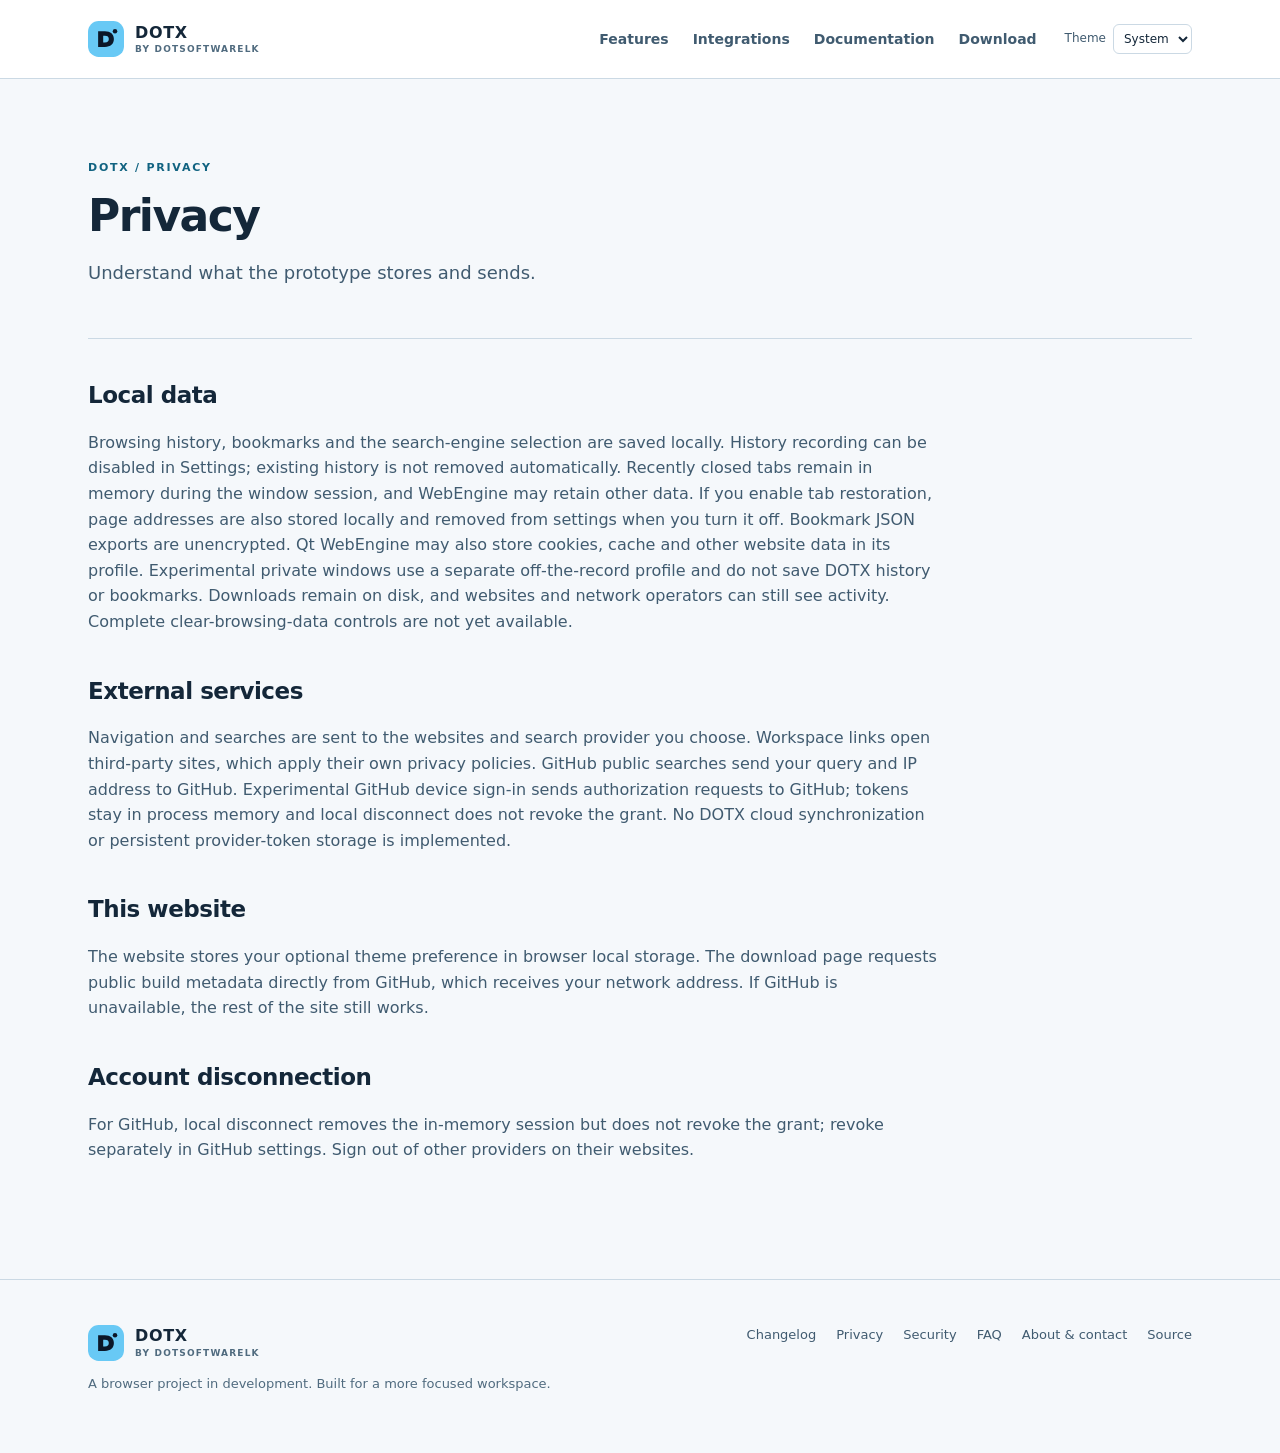
<file: site/privacy.html>
<!doctype html><html lang="en"><head><meta charset="utf-8"><meta name="viewport" content="width=device-width,initial-scale=1"><meta name="description" content="Understand what the prototype stores and sends."><meta property="og:type" content="website"><meta property="og:title" content="Privacy | DOTX Browser"><meta property="og:description" content="Understand what the prototype stores and sends."><meta name="theme-color" content="#09111e"><title>Privacy | DOTX Browser</title><link rel="icon" href="assets/mark.svg" type="image/svg+xml"><link rel="stylesheet" href="assets/style.css"><script defer src="assets/theme.js"></script></head><body><a class="skip" href="#main">Skip to content</a><header class="site-header"><div class="wrap topbar"><a href="index.html" class="brand"><img src="assets/mark.svg" alt=""><span>DOTX<small>BY DOTSOFTWARELK</small></span></a><nav class="nav" aria-label="Main navigation"><a href="features.html">Features</a><a href="integrations.html">Integrations</a><a href="docs.html">Documentation</a><a href="download.html">Download</a></nav><div class="theme-picker" hidden><label for="theme-picker">Theme</label><select id="theme-picker" aria-label="Color theme"><option value="system">System</option><option value="light">Light</option><option value="dark">Dark</option></select></div><details class="mobile-nav"><summary>Menu</summary><div><a href="features.html">Features</a><a href="integrations.html">Integrations</a><a href="docs.html">Documentation</a><a href="download.html">Download</a><a href="changelog.html">Changelog</a><a href="privacy.html">Privacy</a><a href="security.html">Security</a><a href="faq.html">FAQ</a><a href="about.html">About &amp; contact</a><a href="https://github.com/dotsoftwarelk/dotx-browser">Source</a></div></details></div></header><main id="main"><div class="wrap page"><div class="page-header"><span class="eyebrow">DOTX / Privacy</span><h1>Privacy</h1><p class="lead">Understand what the prototype stores and sends.</p></div><div class="content"><h2>Local data</h2><p>Browsing history, bookmarks and the search-engine selection are saved locally. History recording can be disabled in Settings; existing history is not removed automatically. Recently closed tabs remain in memory during the window session, and WebEngine may retain other data. If you enable tab restoration, page addresses are also stored locally and removed from settings when you turn it off. Bookmark JSON exports are unencrypted. Qt WebEngine may also store cookies, cache and other website data in its profile. Experimental private windows use a separate off-the-record profile and do not save DOTX history or bookmarks. Downloads remain on disk, and websites and network operators can still see activity. Complete clear-browsing-data controls are not yet available.</p><h2>External services</h2><p>Navigation and searches are sent to the websites and search provider you choose. Workspace links open third-party sites, which apply their own privacy policies. GitHub public searches send your query and IP address to GitHub. Experimental GitHub device sign-in sends authorization requests to GitHub; tokens stay in process memory and local disconnect does not revoke the grant. No DOTX cloud synchronization or persistent provider-token storage is implemented.</p><h2>This website</h2><p>The website stores your optional theme preference in browser local storage. The download page requests public build metadata directly from GitHub, which receives your network address. If GitHub is unavailable, the rest of the site still works.</p><h2>Account disconnection</h2><p>For GitHub, local disconnect removes the in-memory session but does not revoke the grant; revoke separately in GitHub settings. Sign out of other providers on their websites.</p></div></div></main><footer class="footer"><div class="wrap footer-inner"><div><a href="index.html" class="brand"><img src="assets/mark.svg" alt=""><span>DOTX<small>BY DOTSOFTWARELK</small></span></a><p>A browser project in development. Built for a more focused workspace.</p></div><nav class="footer-links" aria-label="Footer navigation"><a href="changelog.html">Changelog</a><a href="privacy.html">Privacy</a><a href="security.html">Security</a><a href="faq.html">FAQ</a><a href="about.html">About &amp; contact</a><a href="https://github.com/dotsoftwarelk/dotx-browser">Source</a></nav></div></footer></body></html>
</file>
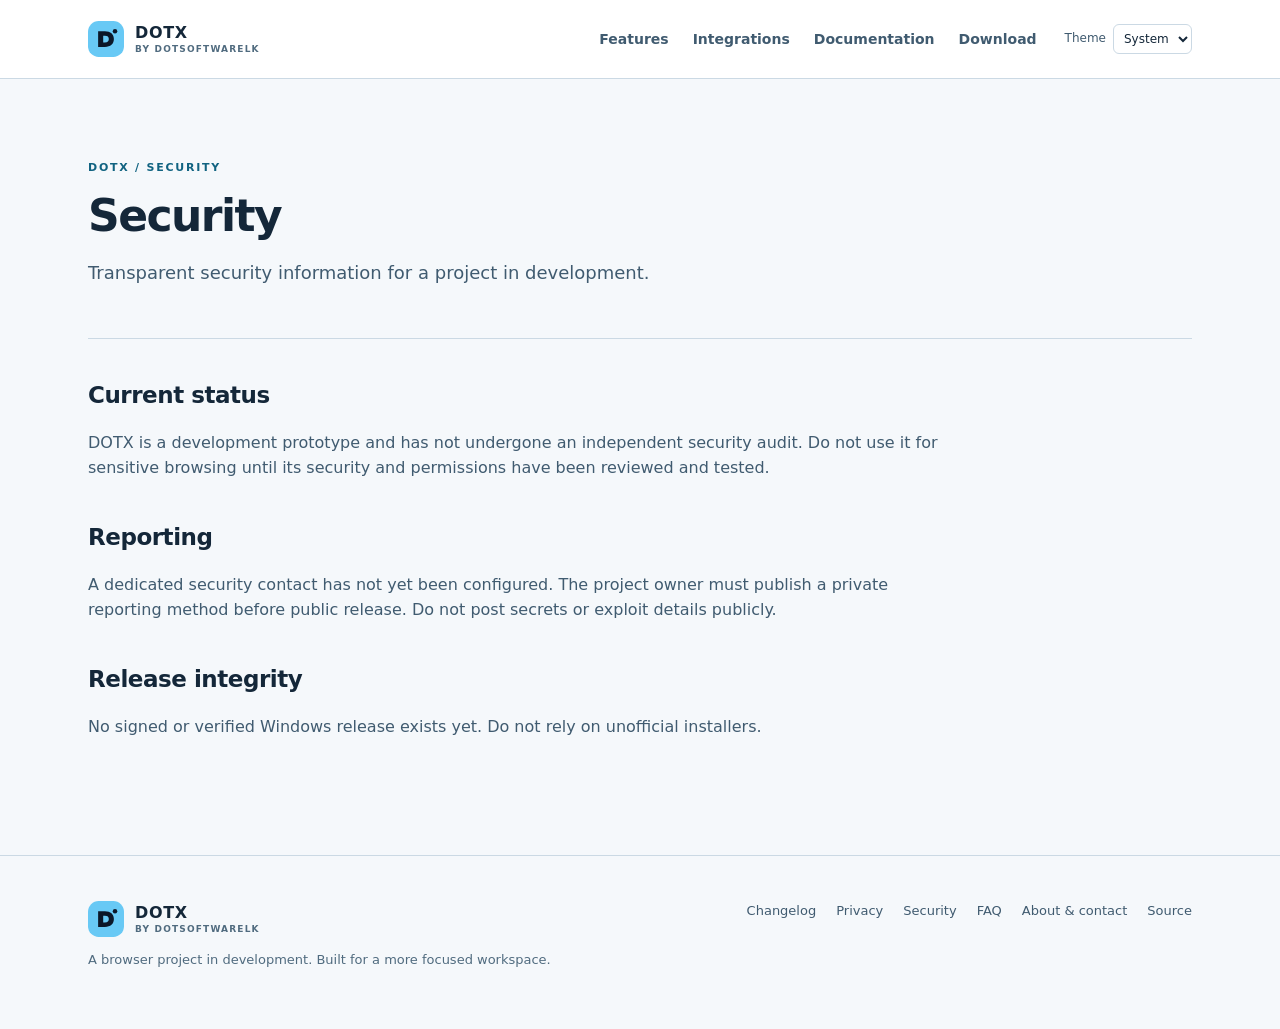
<file: site/security.html>
<!doctype html><html lang="en"><head><meta charset="utf-8"><meta name="viewport" content="width=device-width,initial-scale=1"><meta name="description" content="Transparent security information for a project in development."><meta property="og:type" content="website"><meta property="og:title" content="Security | DOTX Browser"><meta property="og:description" content="Transparent security information for a project in development."><meta name="theme-color" content="#09111e"><title>Security | DOTX Browser</title><link rel="icon" href="assets/mark.svg" type="image/svg+xml"><link rel="stylesheet" href="assets/style.css"><script defer src="assets/theme.js"></script></head><body><a class="skip" href="#main">Skip to content</a><header class="site-header"><div class="wrap topbar"><a href="index.html" class="brand"><img src="assets/mark.svg" alt=""><span>DOTX<small>BY DOTSOFTWARELK</small></span></a><nav class="nav" aria-label="Main navigation"><a href="features.html">Features</a><a href="integrations.html">Integrations</a><a href="docs.html">Documentation</a><a href="download.html">Download</a></nav><div class="theme-picker" hidden><label for="theme-picker">Theme</label><select id="theme-picker" aria-label="Color theme"><option value="system">System</option><option value="light">Light</option><option value="dark">Dark</option></select></div><details class="mobile-nav"><summary>Menu</summary><div><a href="features.html">Features</a><a href="integrations.html">Integrations</a><a href="docs.html">Documentation</a><a href="download.html">Download</a><a href="changelog.html">Changelog</a><a href="privacy.html">Privacy</a><a href="security.html">Security</a><a href="faq.html">FAQ</a><a href="about.html">About &amp; contact</a><a href="https://github.com/dotsoftwarelk/dotx-browser">Source</a></div></details></div></header><main id="main"><div class="wrap page"><div class="page-header"><span class="eyebrow">DOTX / Security</span><h1>Security</h1><p class="lead">Transparent security information for a project in development.</p></div><div class="content"><h2>Current status</h2><p>DOTX is a development prototype and has not undergone an independent security audit. Do not use it for sensitive browsing until its security and permissions have been reviewed and tested.</p><h2>Reporting</h2><p>A dedicated security contact has not yet been configured. The project owner must publish a private reporting method before public release. Do not post secrets or exploit details publicly.</p><h2>Release integrity</h2><p>No signed or verified Windows release exists yet. Do not rely on unofficial installers.</p></div></div></main><footer class="footer"><div class="wrap footer-inner"><div><a href="index.html" class="brand"><img src="assets/mark.svg" alt=""><span>DOTX<small>BY DOTSOFTWARELK</small></span></a><p>A browser project in development. Built for a more focused workspace.</p></div><nav class="footer-links" aria-label="Footer navigation"><a href="changelog.html">Changelog</a><a href="privacy.html">Privacy</a><a href="security.html">Security</a><a href="faq.html">FAQ</a><a href="about.html">About &amp; contact</a><a href="https://github.com/dotsoftwarelk/dotx-browser">Source</a></nav></div></footer></body></html>
</file>
<file: site/assets/style.css>
:root {
  color-scheme: dark;
  --bg:#091320; --surface:#101f2f; --surface-2:#15283a; --header:#0b1828;
  --line:#283c50; --text:#f2f7fc; --muted:#aec0d1; --subtle:#90a6bb;
  --accent:#8fdcf7; --accent-strong:#a5e7fb; --on-accent:#092032;
  --shadow:0 26px 70px rgba(0,0,0,.28); --max:1160px;
}
@media (prefers-color-scheme: light) {
  :root:not([data-theme]) {
    color-scheme:light; --bg:#f5f8fb; --surface:#fff; --surface-2:#e8f1f7;
    --header:#fff; --line:#cbd9e4; --text:#142739; --muted:#405b70; --subtle:#506b7f;
    --accent:#116381; --accent-strong:#084f6d; --on-accent:#fff; --shadow:0 24px 65px rgba(30,56,75,.13);
  }
}
:root[data-theme="light"] {
  color-scheme:light; --bg:#f5f8fb; --surface:#fff; --surface-2:#e8f1f7;
  --header:#fff; --line:#cbd9e4; --text:#142739; --muted:#405b70; --subtle:#506b7f;
  --accent:#116381; --accent-strong:#084f6d; --on-accent:#fff; --shadow:0 24px 65px rgba(30,56,75,.13);
}
:root[data-theme="dark"] { color-scheme:dark; }
* { box-sizing:border-box; }
[hidden] { display:none !important; }
html { scroll-behavior:smooth; }
body { margin:0; background:var(--bg); color:var(--text); font-family:Inter,ui-sans-serif,system-ui,-apple-system,"Segoe UI",sans-serif; line-height:1.6; }
a { color:inherit; }
a:focus-visible,button:focus-visible,summary:focus-visible,select:focus-visible { outline:3px solid var(--accent); outline-offset:4px; }
.wrap { max-width:var(--max); margin:auto; padding:0 28px; }
.skip { position:absolute; left:-9999px; }
.skip:focus { left:20px; top:10px; background:white; color:black; z-index:10; }
.site-header { border-bottom:1px solid var(--line); background:var(--header); }
.topbar { min-height:78px; display:flex; align-items:center; gap:28px; }
.brand { display:flex; align-items:center; gap:11px; text-decoration:none; font-weight:800; letter-spacing:.04em; line-height:1.2; }
.brand img { width:36px; }
.brand small { display:block; color:var(--subtle); font-size:9px; letter-spacing:.13em; font-weight:700; line-height:1.3; margin-top:2px; }
.nav { display:flex; gap:24px; margin-left:auto; align-items:center; }
.nav a { text-decoration:none; color:var(--muted); font-size:14px; font-weight:600; }
.nav a:hover,.nav a[aria-current="page"] { color:var(--text); }
.theme-picker { display:flex; align-items:center; gap:7px; color:var(--muted); font-size:12px; white-space:nowrap; }
.theme-picker select { border:1px solid var(--line); border-radius:6px; padding:6px; background:var(--surface); color:var(--text); font:inherit; }
.button { display:inline-flex; align-items:center; justify-content:center; padding:12px 19px; border:1px solid var(--line); border-radius:7px; background:var(--surface); text-decoration:none; font-size:14px; font-weight:700; }
.button.primary { background:var(--accent); color:var(--on-accent); border-color:var(--accent); }
.button:hover { filter:brightness(.95); }
.mobile-nav { display:none; margin-left:auto; position:relative; }
.mobile-nav summary { cursor:pointer; color:var(--text); font-weight:700; font-size:14px; }
.mobile-nav div { position:absolute; right:0; z-index:3; min-width:205px; background:var(--surface); border:1px solid var(--line); box-shadow:var(--shadow); padding:16px; border-radius:8px; display:grid; gap:11px; }
.mobile-nav a { text-decoration:none; color:var(--text); font-size:14px; }
.hero { display:grid; grid-template-columns:.9fr 1.1fr; gap:52px; align-items:center; padding:92px 0 75px; }
.eyebrow { font-size:11px; font-weight:800; letter-spacing:.16em; color:var(--accent); text-transform:uppercase; }
.hero h1 { font-size:clamp(43px,5.3vw,66px); line-height:1.07; letter-spacing:-.05em; margin:18px 0 22px; }
.hero p,.lead { font-size:18px; color:var(--muted); max-width:590px; }
.actions { display:flex; gap:12px; flex-wrap:wrap; margin-top:28px; }
.fine { font-size:12px; color:var(--subtle); margin-top:17px; }
.product-visual { margin:0; }
.product-visual img { width:100%; height:auto; display:block; border:1px solid var(--line); border-radius:10px; box-shadow:var(--shadow); }
.product-visual figcaption { color:var(--subtle); font-size:11px; line-height:1.5; margin-top:10px; }
.band { border-top:1px solid var(--line); border-bottom:1px solid var(--line); padding:20px 0; color:var(--muted); background:var(--surface); }
.band .wrap { display:flex; gap:25px; align-items:center; flex-wrap:wrap; font-size:13px; }
.band strong { color:var(--text); }
.section { padding:82px 0; }
.section.alt { background:var(--surface); border-top:1px solid var(--line); border-bottom:1px solid var(--line); }
.section-head { display:flex; justify-content:space-between; align-items:end; gap:20px; margin-bottom:30px; }
.section h2,.page h1 { font-size:clamp(30px,4vw,44px); letter-spacing:-.035em; line-height:1.15; margin:12px 0; }
.section p { color:var(--muted); }
.grid { display:grid; grid-template-columns:repeat(3,1fr); gap:14px; }
.card { border:1px solid var(--line); background:var(--surface); border-radius:9px; padding:23px; }
.card .num { color:var(--accent); font-size:12px; font-weight:700; }
.card h3 { font-size:17px; margin:19px 0 8px; }
.card p { font-size:14px; margin:0; color:var(--muted); }
.callout { display:flex; justify-content:space-between; gap:24px; align-items:center; background:var(--surface-2); border:1px solid var(--line); border-radius:10px; padding:32px; }
.callout h2 { margin:0 0 8px; } .callout p { margin:0; }
.page { padding-top:74px; padding-bottom:100px; min-height:60vh; }
.page-header { border-bottom:1px solid var(--line); padding-bottom:32px; margin-bottom:36px; }
.content { max-width:850px; }
.content h2 { font-size:23px; letter-spacing:-.02em; margin:38px 0 10px; }
.content h3 { margin:24px 0 8px; }
.content p,.content li { color:var(--muted); }
.content a:not(.button) { color:var(--accent-strong); }
.notice { padding:18px 20px; border:1px solid var(--line); background:var(--surface-2); border-radius:8px; margin:25px 0; }
.notice p { margin:0; }
.pill { display:inline-block; color:var(--accent); background:var(--surface-2); border:1px solid var(--line); border-radius:99px; padding:4px 9px; font-size:11px; font-weight:700; letter-spacing:.06em; }
.footer { border-top:1px solid var(--line); padding:45px 0; }
.footer-inner { display:flex; justify-content:space-between; gap:30px; }
.footer p { font-size:13px; color:var(--subtle); }
.footer-links { display:flex; flex-wrap:wrap; gap:20px; align-content:start; font-size:13px; color:var(--muted); }
.footer-links a { text-decoration:none; }
@media(max-width:850px) {
  .nav { display:none; } .mobile-nav { display:block; }
  .hero { grid-template-columns:1fr; gap:35px; padding:65px 0; }
  .product-visual { max-width:690px; } .grid { grid-template-columns:1fr 1fr; }
  .footer-inner { flex-direction:column; }
}
@media(max-width:540px) {
  .wrap { padding:0 20px; } .topbar { gap:10px; }
  .brand small { display:none; } .theme-picker label { position:absolute; left:-9999px; }
  .hero h1 { font-size:43px; } .grid { grid-template-columns:1fr; }
  .section { padding:60px 0; } .callout { align-items:flex-start; flex-direction:column; }
  .section-head { display:block; } .page { padding-top:52px; padding-bottom:70px; }
}
@media(prefers-reduced-motion:reduce) { html { scroll-behavior:auto; } * { transition:none!important; animation:none!important; } }
</file>
